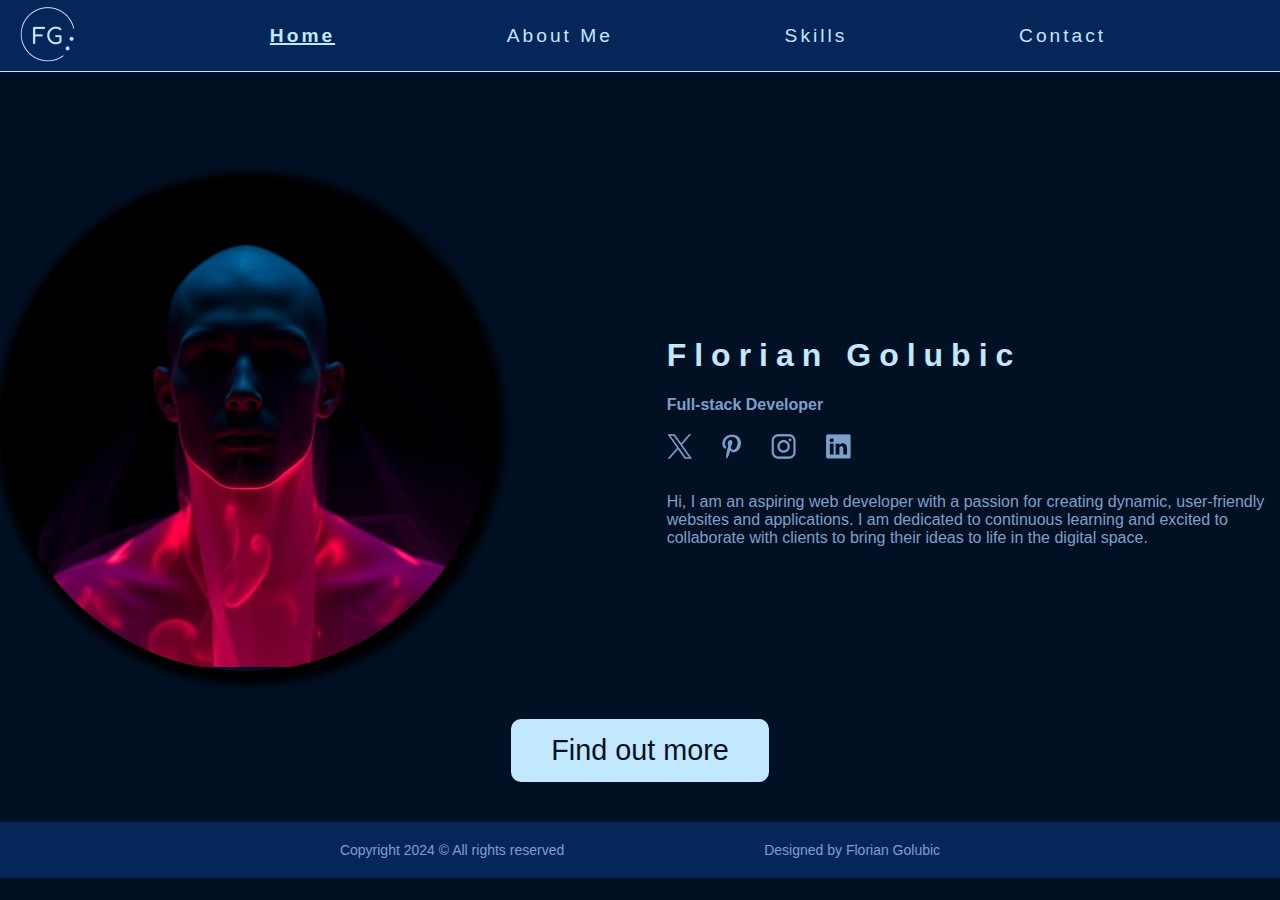
<file: index.html>
<!DOCTYPE html>
<html lang="en">

<head>
    <meta charset="UTF-8">
    <meta name="viewport" content="width=device-width, initial-scale=1.0">
    <title>Personal Portfolio</title>
    <link rel="stylesheet" href="./stylesheets/styles.css">
    <link rel="icon" href="./images/icons/logo.png">
</head>

<body>
    <!-- Navigation Bar -->
    <nav class="navbar">
        <a href="index.html"><img class="logo" src="./images/icons/logo.png" alt="Portfolio Logo, contains the letter FG in a circle"></a>
        <div class="nav-links">
            <a href="index.html" id="active">Home</a>
            <a href="./pages/AboutMe.html">About Me</a>
            <a href="./pages/skills.html">Skills</a>
            <a href="./pages/contact.html">Contact</a>
        </div>
    </nav>

    <!-- Main Section -->
    <main class="landing-container">
        <div class="container">
            <div class="profile-image">
                <img src="./images/profile.jpg" alt="Profile Picture">
            </div>
            <div class="info">
                <h1 class="name">Florian Golubic</h1>
                <h2 class="title">Full-stack Developer</h2>
    
                <div class="social-icons">
                    <a href="https://x.com"><img src="./images/icons/Twitter.png" alt="X Logo"></a>
                    <a href="https://pinterest.com"><img src="./images/icons/Pinterest.png" alt="Pinterest Logo"></a>
                    <a href="https://www.instagram.com"><img src="./images/icons/Instagram.png" alt="Instagram Logo"></a>
                    <a href="https://www.linkedin.com/"><img src="./images/icons/LinkedIn.png" alt="LinkedIn Logo"></a>
                </div>
                <p class="description">
                    Hi, I am an aspiring web developer with a passion for creating dynamic, user-friendly websites and
                    applications. I am dedicated to continuous learning and excited to collaborate with clients to bring
                    their ideas to life in the digital space.
                </p>
            </div>
        </div>
        <a href="./pages/AboutMe.html" class="cta-button">Find out more</a>

    </main>
        <!-- Footer -->
        <footer class="fixed-footer">
            Copyright 2024 © All rights reserved<span class="space-divider"></span>Designed by Florian Golubic
        </footer>
</body>

</html>
</file>
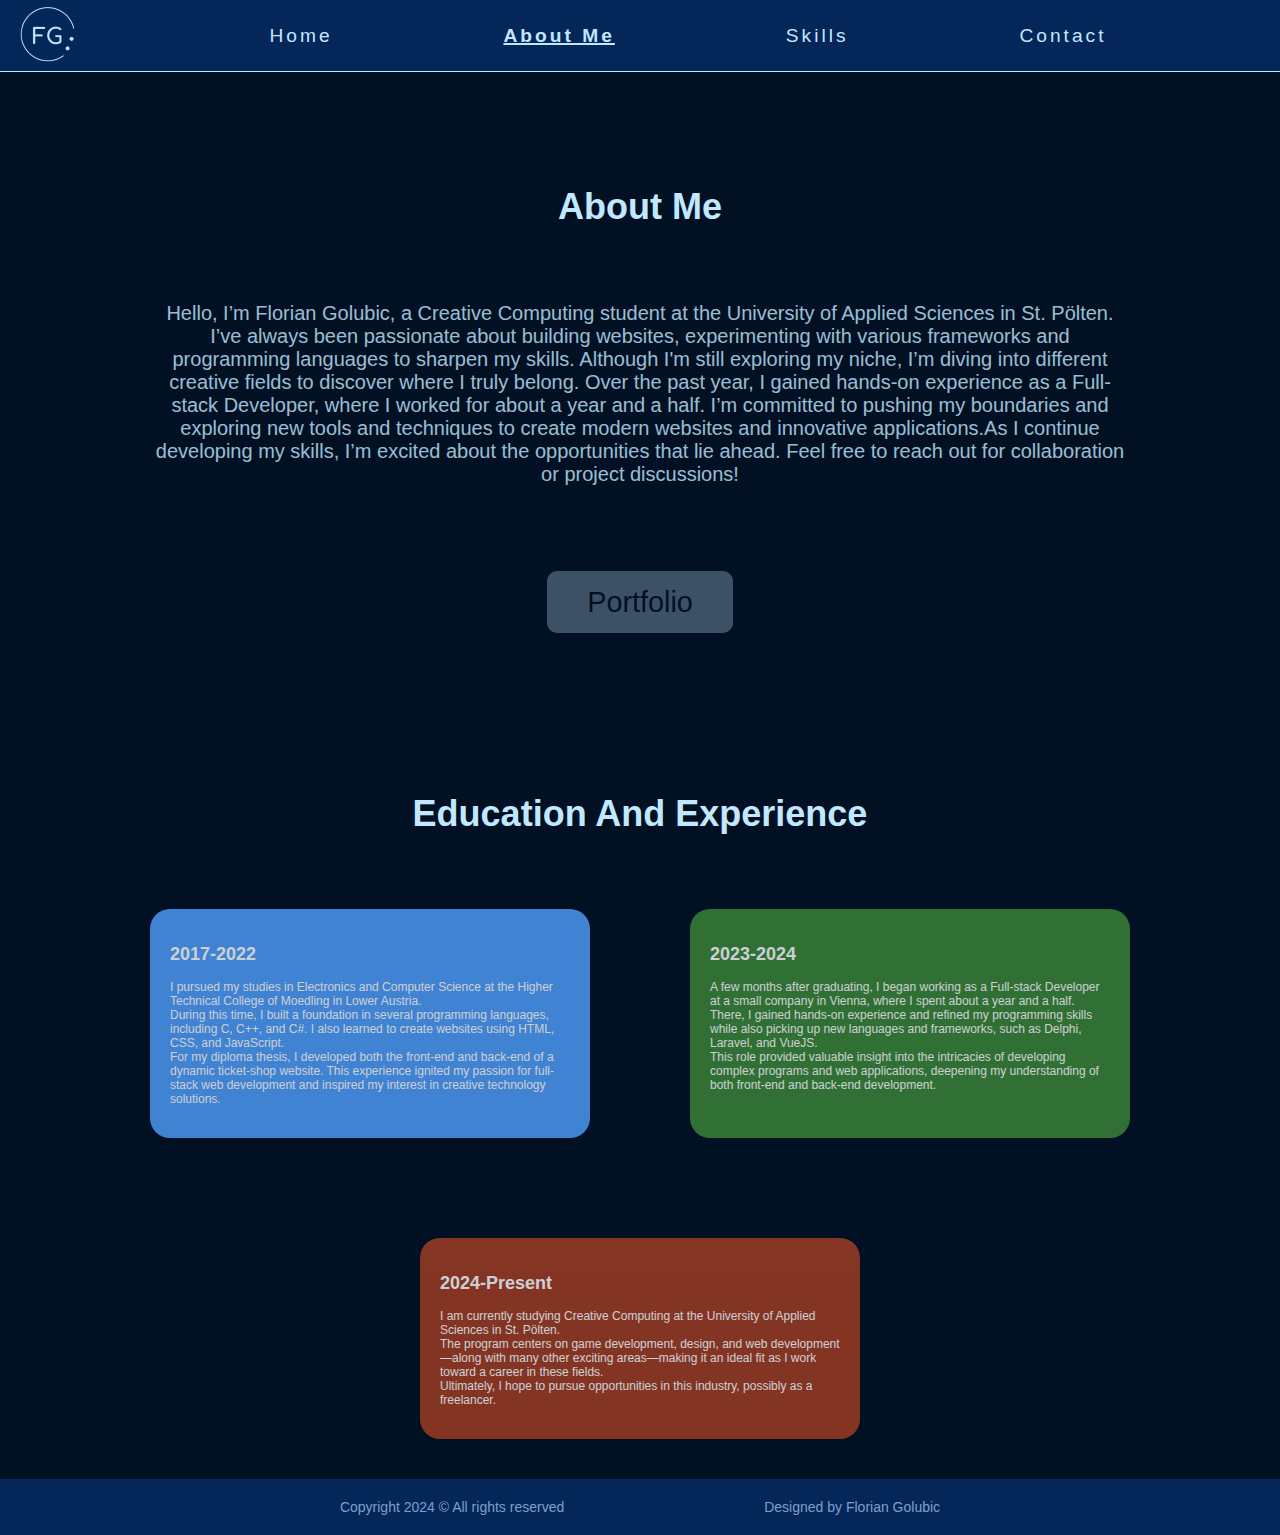
<file: pages/AboutMe.html>
<!DOCTYPE html>
<html lang="en">

<head>
    <meta charset="UTF-8">
    <meta name="viewport" content="width=device-width, initial-scale=1.0">
    <title>About Me</title>
    <link rel="stylesheet" href="../stylesheets/styles.css">
    <link rel="icon" href="../images/icons/logo.png">
</head>

<body>
    <!-- Navigation Bar -->
    <nav class="navbar">
        <a href="../index.html"><img class="logo" src="../images/icons/logo.png"
                alt="Portfolio Logo, contains the letter FG in a circle"></a>
        <div class="nav-links">
            <a href="../index.html">Home</a>
            <a href="./AboutMe.html" id="active">About Me</a>
            <a href="./skills.html">Skills</a>
            <a href="./contact.html">Contact</a>
        </div>
    </nav>
    <main class="about-container">

        <article class="aboutMe">
            <h1>About Me</h1>
            <p>
                Hello, I’m Florian Golubic, a Creative Computing student at the University of Applied Sciences in St.
                Pölten. I’ve always been passionate about building websites, experimenting with various frameworks and
                programming languages to sharpen my skills.
                Although I'm still exploring my niche, I’m diving into different creative fields to discover where I
                truly belong.
                Over the past year, I gained hands-on experience as a Full-stack Developer, where I worked for about a
                year and a half. I’m committed to pushing my boundaries and exploring new tools and techniques to create
                modern websites and innovative applications.As I continue developing my skills, I’m excited about the opportunities that lie ahead.
                Feel free to reach out for collaboration or project discussions!
            </p>
            <a class="cta-button">Portfolio</a>
        </article>
        <article class="EduAndExp">
            <h1>Education And Experience</h1>
            <div class="timeline-container">
                <section id="blue">
                    <h2>2017-2022</h2>
                    <p>
                        I pursued my studies in Electronics and Computer Science at the Higher Technical College of
                        Moedling
                        in Lower Austria.<br>
                        During this time, I built a foundation in several programming languages, including C, C++, and
                        C#. I
                        also learned to create websites using HTML, CSS, and JavaScript.<br>

                        For my diploma thesis, I developed both the front-end and back-end of a dynamic ticket-shop
                        website.
                        This experience ignited my passion for full-stack web development and inspired my interest in
                        creative technology solutions.
                    </p>
                </section>
                <section id="green">
                    <h2>2023-2024</h2>
                    <p>A few months after graduating, I began working as a Full-stack Developer at a small company in
                        Vienna, where I spent about a year and a half.<br>

                        There, I gained hands-on experience and refined my programming skills while also picking up new
                        languages and frameworks, such as Delphi, Laravel, and VueJS.<br>

                        This role provided valuable insight into the intricacies of developing complex programs and web
                        applications, deepening my understanding of both front-end and back-end development.


                    </p>
                </section>
                <section id="red">
                    <h2>2024-Present</h2>
                    <p>
                        I am currently studying Creative Computing at the University of Applied Sciences in St. Pölten.<br>

                        The program centers on game development, design, and web development—along with many other
                        exciting
                        areas—making it an ideal fit as I work toward a career in these fields.<br>

                        Ultimately, I hope to pursue opportunities in this industry, possibly as a freelancer.

                    </p>
                </section>
            </div>
        </article>


    </main>
    <!-- Footer -->
    <footer>
        Copyright 2024 © All rights reserved<span class="space-divider"></span>Designed by Florian Golubic
    </footer>
</body>

</html>
</file>
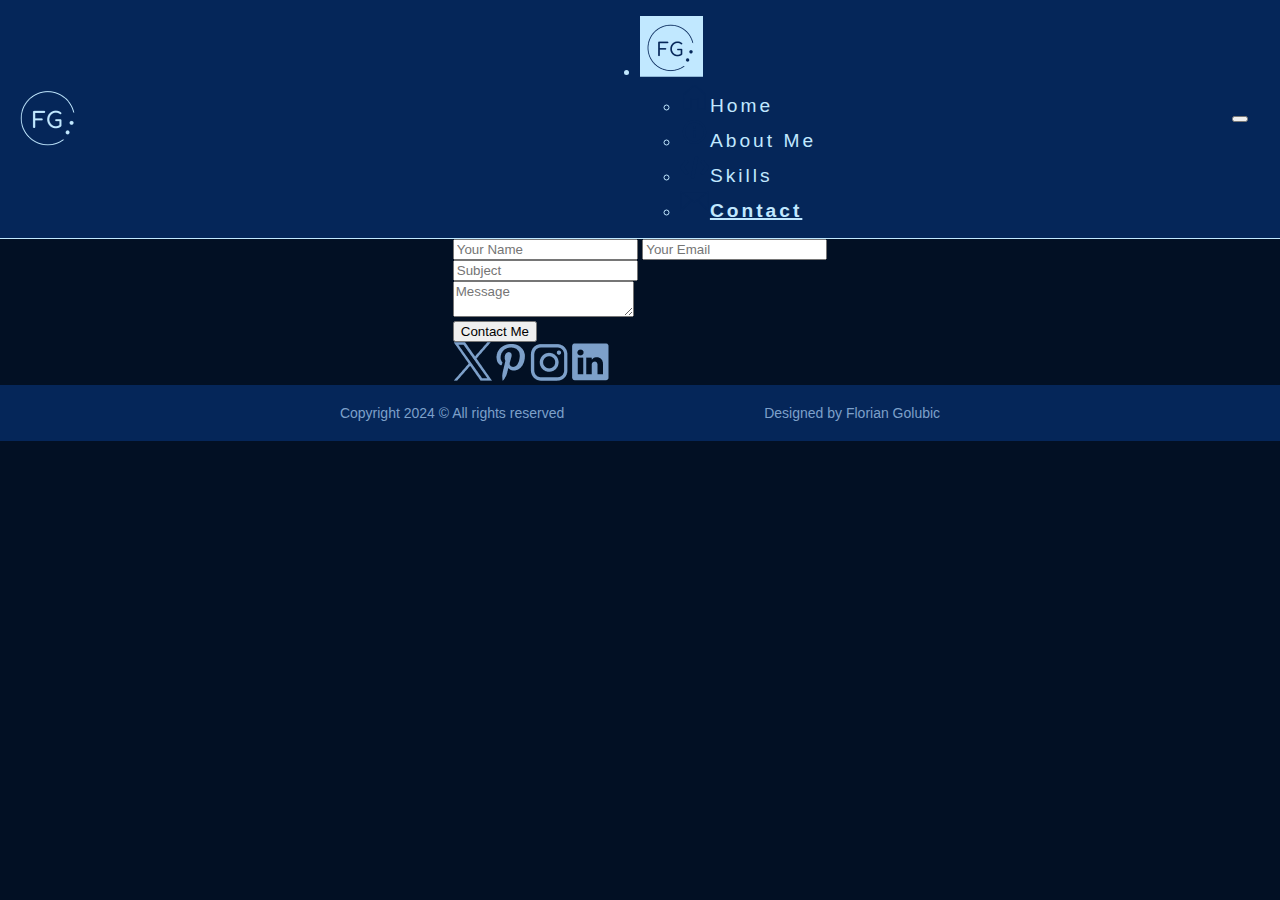
<file: pages/contact.html>
<!DOCTYPE html>
<html lang="en">
<head>
    <meta charset="UTF-8">
    <meta name="viewport" content="width=device-width, initial-scale=1.0">
    <title>Contact</title>
    <link rel="stylesheet" href="../stylesheets/styles.css">
    <link rel="icon" href="../images/icons/logo.png">
    <script src="../scripts/script.js"></script>
</head>
<body>
   <!-- Navigation Bar -->
   <nav class="navbar" aria-label="Main Navigation">
    <a href="../index.html" class="logo-link">
        <img class="logo" src="../images/icons/logo.png" alt="Portfolio Logo, contains the letter FG in a circle">
    </a>
    <ul class="nav-links">
        <li class="nav-container">
            <div class="logo-container">
                <a href="../index.html">
                    <img class="logo" src="../images/icons/logo_inverted.png" alt="Portfolio Logo, contains the letter FG in a circle">
                </a>
            </div>
            <ul class="nav-items">
                <li>
                    <a href="../index.html">
                        <img src="../images/icons/home.svg" height="30" width="30" alt="Home Icon">Home
                    </a>
                </li>
                <li>
                    <a href="./AboutMe.html">
                        <img src="../images/icons/info.svg" height="30" width="30" alt="About Me Icon">About Me
                    </a>
                </li>
                <li>
                    <a href="./skills.html">
                        <img src="../images/icons/code.svg" height="30" width="30" alt="Skills Icon">Skills
                    </a>
                </li>
                <li>
                    <a href="./contact.html" id="active">
                        <img src="../images/icons/contact.svg" height="30" width="30" alt="Contact Icon">Contact
                    </a>
                </li>
            </ul>
        </li>
    </ul>
    <button class="burger" onclick="nav()">
      <span class="line line1"></span>
      <span class="line line2"></span>
      <span class="line line3"></span>
    </button>
</nav>
    <main class="contact-container">
        <form class="contact-form">
            <div class="form-row">
              <input type="text" placeholder="Your Name" class="form-input">
              <input type="email" placeholder="Your Email" class="form-input">
            </div>
            <div class="form-row">
              <input type="text" placeholder="Subject" class="form-input full-width">
            </div>
            <div class="form-row">
              <textarea placeholder="Message" class="form-textarea"></textarea>
            </div>
            <div class="form-row">
              <button type="submit" class="form-button">Contact Me</button>
            </div>
          </form>
        <div class="social-icons">
            <a href="https://x.com"><img src="../images/icons/Twitter.png" alt="X Logo"></a>
            <a href="https://pinterest.com"><img src="../images/icons/Pinterest.png" alt="Pinterest Logo"></a>
            <a href="https://www.instagram.com"><img src="../images/icons/Instagram.png" alt="Instagram Logo"></a>
            <a href="https://www.linkedin.com/"><img src="../images/icons/LinkedIn.png" alt="LinkedIn Logo"></a>
        </div>
    </main>
    <footer class="fixed-footer">
        Copyright 2024 © All rights reserved<span class="space-divider"></span>Designed by Florian Golubic
    </footer>
</body>
</html>
</file>
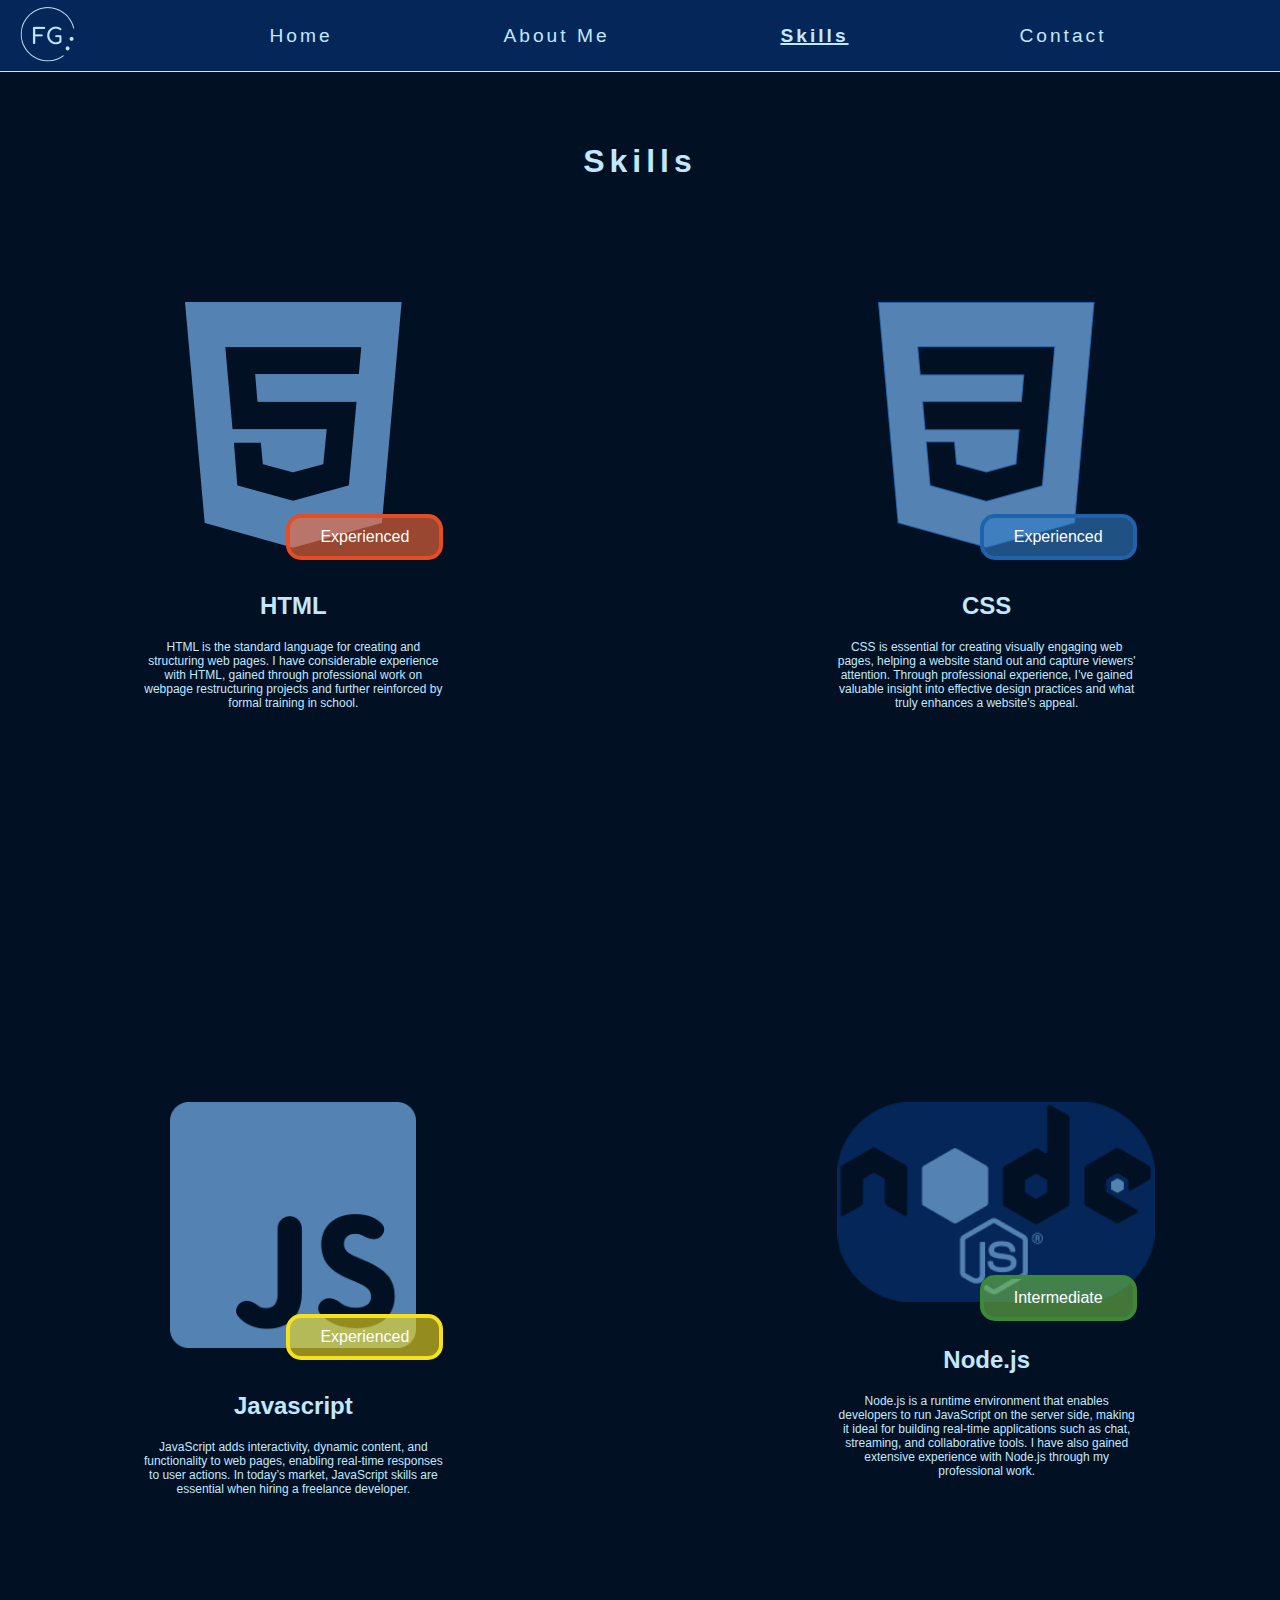
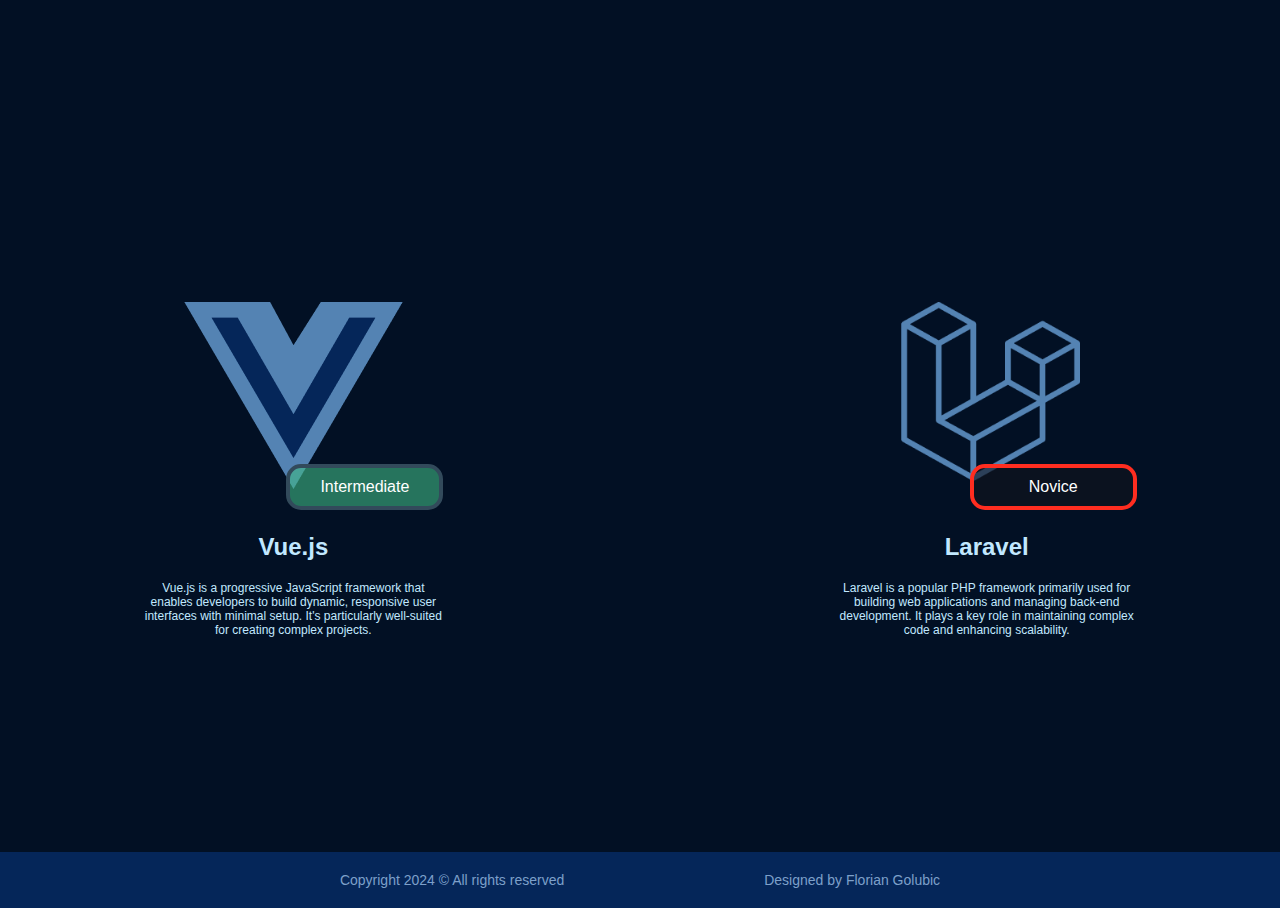
<file: pages/skills.html>
<!DOCTYPE html>
<html lang="en">

<head>
    <meta charset="UTF-8">
    <meta name="viewport" content="width=device-width, initial-scale=1.0">
    <title>Skills</title>
    <link rel="stylesheet" href="../stylesheets/styles.css">
    <link rel="icon" href="../images/icons/logo.png">
</head>

<body>
    <!-- Navigation Bar -->
    <nav class="navbar">
        <a href="../index.html"><img class="logo" src="../images/icons/logo.png"
                alt="Portfolio Logo, contains the letter FG in a circle"></a>
        <div class="nav-links">
            <a href="../index.html">Home</a>
            <a href="./AboutMe.html">About Me</a>
            <a href="./skills.html" id="active">Skills</a>
            <a href="./contact.html">Contact</a>
        </div>
    </nav>
    <main class="skill-container">
        <h1>Skills</h1>
        <div class="skill-layout">
            <section>
                <div class="imageBox">
                    <img src="../images/icons/html_logo.png" alt="HTML Logo">
                    <div class="skill-level" id="html">
                        <div>Experienced</div>
                    </div>
                </div>

                <h2>HTML</h2>
                <p>
                    HTML is the standard language for creating and structuring web pages. I have considerable experience
                    with HTML, gained through professional work on webpage restructuring projects and further reinforced
                    by formal training in school.
                </p>
            </section>
            <section>
                <div class="imageBox">
                <img src="../images/icons/css_logo.png" alt="CSS Logo">
                <div class="skill-level" id="css">
                    <div>
                        Experienced
                    </div>
                </div>
                </div>
                <h2>CSS</h2>
                <p>
                    CSS is essential for creating visually engaging web pages, helping a website stand out and capture
                    viewers' attention. Through professional experience, I’ve gained valuable insight into effective
                    design practices and what truly enhances a website’s appeal.
                </p>
            </section>
            <section>
                <div class="imageBox">
                <img src="../images/icons/Javascript_logo.png" width="auto" height="246px" alt="Javascript logo">
                <div class="skill-level" id="js">
                    <div>
                        Experienced
                    </div>
                </div>
                </div>
                <h2>Javascript</h2>
                <p>
                    JavaScript adds interactivity, dynamic content, and functionality to web pages, enabling real-time
                    responses to user actions. In today’s market, JavaScript skills are essential when hiring a
                    freelance developer.
                </p>
            </section>
            <section>
                <div class="imageBox">
                <img src="../images/icons/nodeJs_logo.png" alt="NodeJs logo" width="auto" height="200px">
                <div class="skill-level" id="nodejs">
                    <div>Intermediate</div>
                </div>
                </div>
                <h2>Node.js</h2>
                <p>
                    Node.js is a runtime environment that enables developers to run JavaScript on the server side,
                    making it ideal for building real-time applications such as chat, streaming, and collaborative
                    tools. I have also gained extensive experience with Node.js through my professional work.
                </p>
            </section>
            <section>
                <div class="imageBox">
                <img src="../images/icons/vueJs_logo.png" alt="Vue.js logo" >
                <div class="skill-level" id="vuejs">
                    <div>Intermediate</div>
                </div>
                </div>
                <h2>Vue.js</h2>
                <p>
                    Vue.js is a progressive JavaScript framework that enables developers to build dynamic, responsive
                    user interfaces with minimal setup. It's particularly well-suited for creating complex projects.
                </p>
            </section>
            <section>
                <div class="imageBox">
                <img src="../images/icons/Laravel_logo.png" alt="Laravel logo" width="auto" height="187px">
                <div class="skill-level" id="laravel">
                    <div>Novice</div>
                </div>
                </div>
                <h2>Laravel</h2>
                <p>
                    Laravel is a popular PHP framework primarily used for building web applications and managing
                    back-end development. It plays a key role in maintaining complex code and enhancing scalability.
                </p>
            </section>
        </div>
    </main>
    <footer>
        Copyright 2024 © All rights reserved<span class="space-divider"></span>Designed by Florian Golubic
    </footer>
</body>

</html>
</file>
<file: stylesheets/styles.css>
* {
    font-family: Arial, Helvetica, sans-serif;
}


body {
    width: 100%;
    overflow-x: hidden;
    margin: 0;
    padding: 0;
    background-color: #021024;
    color: #C1E8FF;
    display: flex;
    flex-direction: column;
    align-items: center;
    justify-content: center;

}

/* Navigation Bar */
nav {
    position: sticky;
    top: 0;
    z-index: 100;
    width: 100%;
    background-color: #052659;
    display: flex;
    align-items: center;
    justify-content: flex-start;
    padding: 0px 10px;
    box-sizing: border-box;
    border-bottom: 1px solid #C1E8FF;
}

nav .logo {
    font-size: 1.5rem;
    font-weight: bold;
}

nav .nav-links {

    display: flex;
    align-items: center;
    width: 80%;
    margin-left: 6rem;
    justify-content: space-around;
    letter-spacing: 3px;
}

nav .nav-links a {
    color: #C1E8FF;
    text-decoration: none;
    font-size: 1.2rem;
}

nav .nav-links a:hover {
    text-decoration: underline;
}
nav .nav-links #active {
    text-decoration: underline;
    text-decoration-thickness: 2px;
    font-weight: bolder;
}

/* ---------------------------------------------------- */
/* Landing Page styling */
.landing-container {
    width: 100%;
    display: flex;
    flex-direction: column;
    align-items: center;
    justify-content: center;
    padding: 40px 20px;
    margin: 0 10px;
    text-align: left;
    flex-flow: column wrap;
}
.landing-container .container .info{
    max-width: 90%;
    width: auto;
    margin-top: 3rem;
}
.landing-container .container .profile-image {
    max-width: 512px;
    max-height: 512px;
    width: auto;
    height: auto;
    border-radius: 50%;
    overflow: hidden;
    margin-top: 4rem;
    flex-shrink: 1;
    margin-right: 3rem;
    margin-bottom: 3rem;
    box-shadow: 5px 5px 10px 9px black;
}

.landing-container .profile-image img {
    width: 100%;
    height: 100%;
    object-fit: cover;
}
.landing-container .container{
    color: #7DA0CA;
    display: flex;
    align-items: center;
    justify-content: center;
    width: 100%;
    column-gap: 8rem;
}
.landing-container .name{
    letter-spacing: .5rem;
    font-weight: bolder;
    font-size: xx-large;
    color: #C1E8FF;
}
.landing-container .container .info .title {
    margin: 20px 0;
    font-size: 1rem;
    font-weight: bold;
}

.landing-container .container .info .social-icons {
    display: flex;
    gap: 30px;
    justify-content: start;
    margin-bottom: 30px;
    align-content: center;
}
.landing-container .container .info .social-icons img {
    width: auto;
    height: 25px;
}

.landing-container .container .info .social-icons a {
    color: #7DA0CA;
    text-decoration: none;
}

.landing-container .description {
    font-size: 1rem;
    max-width: 800px;
    text-wrap: pretty;
}

.landing-container .cta-button {
    background-color: #C1E8FF;
    color: #021024;
    border: none;
    padding: 15px 40px;
    border-radius: 10px;
    font-size: 1.8em;
    cursor: pointer;
    text-align: center;
    text-decoration: none;
}

.landing-container .cta-button:hover {
    background-color: #7DA0CA;
}
.landing-container #layout-divider{
    flex-basis: 15%;
    height: 0;
}



/* About Me Page styling */
.about-container {
    display: flex;
    flex-direction: column;
    align-items: center;
    justify-content: center;
    padding: 40px 20px;
    margin: 0 10px;
    flex-flow: column wrap;
}
.about-container .aboutMe{
    text-align: center;
    max-height: 90vh;
}
.aboutMe p{
    padding-bottom: 100px;
    font-size: 20px;
    width: 80%;
    margin: auto;
    text-wrap: wrap;
    opacity: 80%;
}

.about-container h1{
    padding: 50px;
    font-size: 36px;
}

.about-container .aboutMe .cta-button{
    background-color: rgba(193, 232, 255, 1);
    opacity: 30%;
    color: #021024;
    border: none;
    padding: 15px 40px;
    border-radius: 10px;
    font-size: 1.8em;
    cursor: not-allowed;
    text-align: center;
    text-decoration: none;
}

.about-container .EduAndExp{
    padding-top: 100px;
    text-align: center;
    display: flex;
    justify-content: center;
    flex-flow: column;

}
.about-container .EduAndExp section{
    width: 400px;
    text-align: start;
    text-wrap: wrap;
}

.about-container .EduAndExp .timeline-container{
    display: flex;
    justify-content: center;
    flex-flow: row wrap;
    gap: 100px;
}
.timeline-container #red{
    padding: 20px;
    background-color: #A53E23;
    color:white;
    border-radius: 20px;
    opacity: 80%;
    font-size: 12px;
}
.timeline-container #blue{
    padding: 20px;
    background-color: #50A0FF;
    color:white;
    border-radius: 20px;
    opacity: 80%;
    font-size: 12px;

}
.timeline-container #green{
    padding: 20px;
    background-color: #3C8938;
    color:white;
    border-radius: 20px;
    opacity: 80%;
    font-size: 12px;
}
.timeline-container #green p{
    vertical-align: middle;
}
/* ================================================ */
/* Skill Page styling, layouting*/
.skill-container{
    display: flex;
    flex-direction: column;
}
.skill-container h1{
    padding: 50px;
    flex-basis: 100%;
    text-align: center;
    letter-spacing: 5px;
    font-weight: bolder;
}
.skill-container section{
    height: 500px;
    width: 300px;
    text-align: center;
    margin: 50px;
}
.skill-container section p{
    font-size: 12px;
}
.skill-container section h2{
    padding-top: 20px;
}

.skill-layout{
    display: flex;
    flex-direction: row;
    flex-wrap: wrap;
    justify-content: space-evenly;
    gap: 200px;
}

.skill-level{
    position: absolute;
    right: 0px;
    top: 85%;
    z-index: 2;
    padding: 10px 30px;
    color: white;
    background-color: green;
    width: auto;
    float: right;
}
.imageBox{
    position: relative;
}

#html{
    background-color: rgba(255, 108, 57, 0.6);
    border: 4px solid rgba(228, 77, 38, 1);
    border-radius: 15px;
}
#css{
    background-color: rgba(52, 125, 198, 0.6);
    border: 4px solid rgba(31, 98, 174, 1);
    border-radius: 15px;
}
#js{
    background-color: rgba(247, 224, 29, 0.6);
    border: 4px solid rgba(247, 224, 29, 1);
    border-radius: 15px;
}
#nodejs{
    background-color: rgba(110, 188, 71, 0.6);
    border: 4px solid rgba(60, 137, 56, 1);
    border-radius: 15px;
}
#vuejs{
    background-color: rgba(64, 184, 132, 0.6);
    border: 4px solid rgba(50, 74, 91, 1);
    border-radius: 15px;
}
#laravel{
    background-color: rgba(18, 20, 28, 0.6);
    border: 4px solid rgba(255, 45, 32, 1);
    border-radius: 15px;
    padding: 10px 55px;
}



/* ================================================ */
/* Footer */
.absolute-footer{
    position: absolute;
    bottom: 0;
    left: 0;
    z-index: 10; 
    width: 100%;
    background-color: #052659;
    padding: 20px;
    text-align: center;
    color: #7DA0CA;
    font-size: 0.875rem;
}
footer {
    position: relative;
    bottom: 0;
    left: 0;
    z-index: 10; 
    width: 100%;
    background-color: #052659;
    padding: 20px;
    text-align: center;
    color: #7DA0CA;
    font-size: 0.875rem;
}
.space-divider {
    padding-left: 100px;
    padding-right: 100px;
}
</file>
